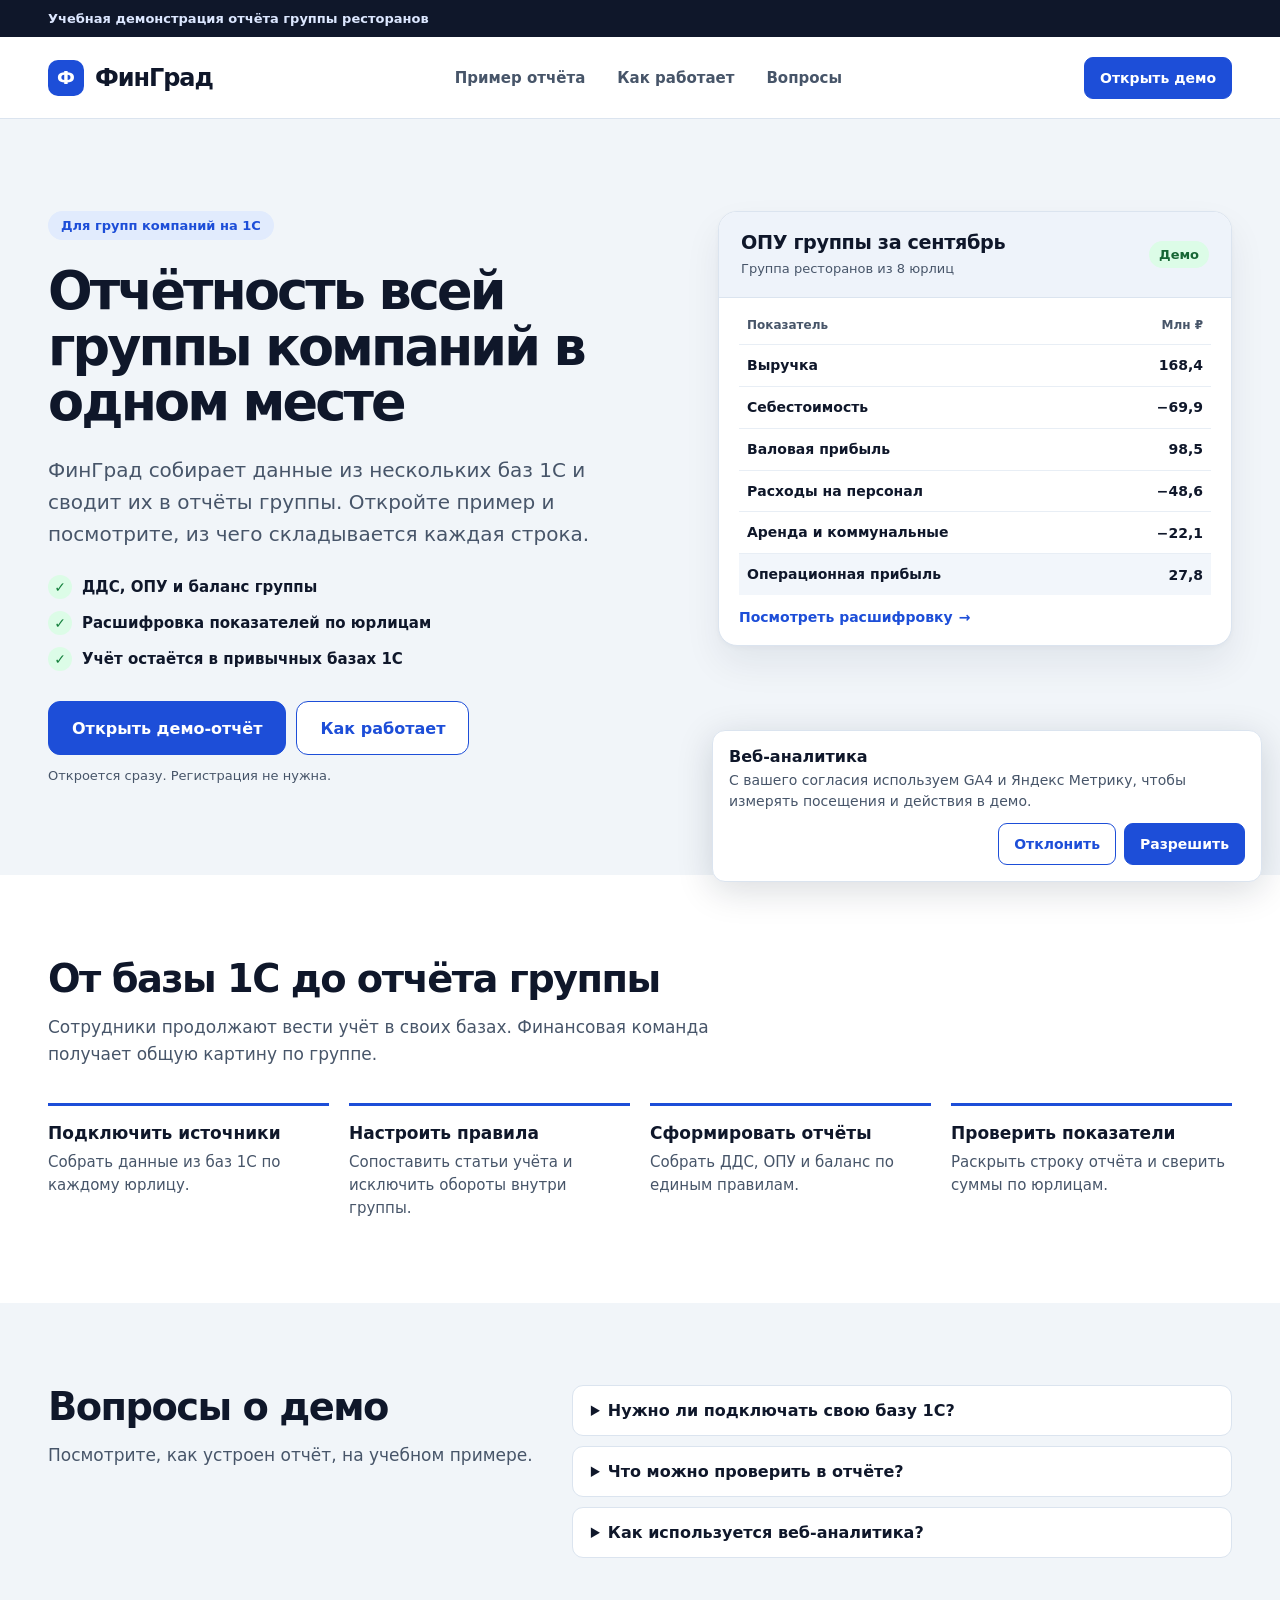
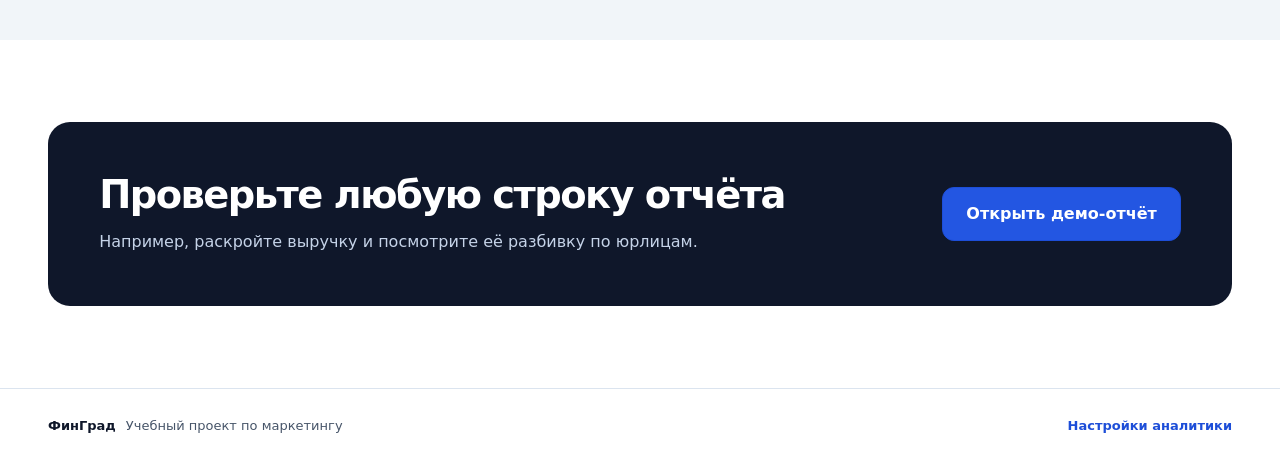
<file: index.html>
<!doctype html>
<html lang="ru">
<head>
  <meta charset="utf-8">
  <meta name="viewport" content="width=device-width, initial-scale=1">
  <meta name="description" content="Учебная демонстрация ФинГрада: консолидированная отчётность группы компаний поверх баз 1С.">
  <meta name="robots" content="noindex, nofollow">
  <meta name="theme-color" content="#f1f5f9">
  <title>ФинГрад — консолидированная отчётность группы компаний</title>
  <link rel="stylesheet" href="./styles.css">
  <script defer src="./analytics-config.js"></script>
  <script defer src="./analytics.js"></script>
  <script defer src="./demo.js"></script>
</head>
<body>
  <a class="skip-link" href="#main">К содержанию</a>
  <header class="site-header">
    <div class="notice"><div class="wrap">Учебная демонстрация отчёта группы ресторанов</div></div>
    <div class="wrap navbar">
      <a class="brand" href="#main" aria-label="ФинГрад, на главную"><span class="brand-mark" aria-hidden="true">Ф</span>ФинГрад</a>
      <nav aria-label="Навигация">
        <a href="#report">Пример отчёта</a>
        <a href="#workflow">Как работает</a>
        <a href="#questions">Вопросы</a>
      </nav>
      <button class="button button-small" type="button" data-demo-open>Открыть демо</button>
    </div>
  </header>
  <main id="main">
    <section class="hero" aria-labelledby="hero-title">
      <div class="wrap hero-grid">
        <div class="hero-copy">
          <p class="eyebrow">Для групп компаний на 1С</p>
          <h1 id="hero-title">Отчётность всей группы компаний в одном месте</h1>
          <p class="hero-lead">ФинГрад собирает данные из нескольких баз 1С и сводит их в отчёты группы. Откройте пример и посмотрите, из чего складывается каждая строка.</p>
          <ul class="check-list">
            <li>ДДС, ОПУ и баланс группы</li>
            <li>Расшифровка показателей по юрлицам</li>
            <li>Учёт остаётся в привычных базах 1С</li>
          </ul>
          <div class="hero-actions">
            <button class="button" type="button" data-demo-open>Открыть демо-отчёт</button>
            <a class="button button-outline" href="#workflow">Как работает</a>
          </div>
          <p class="muted hero-note">Откроется сразу. Регистрация не нужна.</p>
        </div>
        <article class="report-card" id="report" aria-labelledby="report-title">
          <div class="report-heading">
            <div>
              <h2 id="report-title">ОПУ группы за сентябрь</h2>
              <span>Группа ресторанов из 8 юрлиц</span>
            </div>
            <span class="status">Демо</span>
          </div>
          <div class="report-body">
            <table class="report-table">
              <caption class="visually-hidden">Пример отчёта о прибылях и убытках, млн рублей</caption>
              <thead><tr><th scope="col">Показатель</th><th scope="col">Млн ₽</th></tr></thead>
              <tbody>
                <tr><th scope="row">Выручка</th><td>168,4</td></tr>
                <tr><th scope="row">Себестоимость</th><td>−69,9</td></tr>
                <tr><th scope="row">Валовая прибыль</th><td>98,5</td></tr>
                <tr><th scope="row">Расходы на персонал</th><td>−48,6</td></tr>
                <tr><th scope="row">Аренда и коммунальные</th><td>−22,1</td></tr>
                <tr class="total"><th scope="row">Операционная прибыль</th><td>27,8</td></tr>
              </tbody>
            </table>
            <button class="text-button report-link" type="button" data-demo-open>Посмотреть расшифровку <span aria-hidden="true">→</span></button>
          </div>
        </article>
      </div>
    </section>
    <section class="section" id="workflow" aria-labelledby="workflow-title">
      <div class="wrap">
        <h2 id="workflow-title">От базы 1С до отчёта группы</h2>
        <p class="section-intro">Сотрудники продолжают вести учёт в своих базах. Финансовая команда получает общую картину по группе.</p>
        <ol class="steps">
          <li><h3>Подключить источники</h3><p>Собрать данные из баз 1С по каждому юрлицу.</p></li>
          <li><h3>Настроить правила</h3><p>Сопоставить статьи учёта и исключить обороты внутри группы.</p></li>
          <li><h3>Сформировать отчёты</h3><p>Собрать ДДС, ОПУ и баланс по единым правилам.</p></li>
          <li><h3>Проверить показатели</h3><p>Раскрыть строку отчёта и сверить суммы по юрлицам.</p></li>
        </ol>
      </div>
    </section>
    <section class="section section-muted" id="questions" aria-labelledby="questions-title">
      <div class="wrap faq-layout">
        <div>
          <h2 id="questions-title">Вопросы о демо</h2>
          <p class="section-intro">Посмотрите, как устроен отчёт, на учебном примере.</p>
        </div>
        <div class="faq">
          <details><summary>Нужно ли подключать свою базу 1С?</summary><p>Демо открывается с готовым набором учебных данных. Ничего загружать или подключать не требуется.</p></details>
          <details><summary>Что можно проверить в отчёте?</summary><p>Раскройте одну или несколько строк и сравните итоговую сумму с разбивкой по юрлицам и статьям.</p></details>
          <details><summary>Как используется веб-аналитика?</summary><p>С вашего согласия GA4 и Яндекс Метрика учитывают просмотры страницы и действия в демо. Настройки можно изменить через ссылку внизу страницы.</p></details>
        </div>
      </div>
    </section>
    <section class="section" aria-labelledby="try-title">
      <div class="wrap">
        <div class="final-callout">
          <div><h2 id="try-title">Проверьте любую строку отчёта</h2><p>Например, раскройте выручку и посмотрите её разбивку по юрлицам.</p></div>
          <button class="button" type="button" data-demo-open>Открыть демо-отчёт</button>
        </div>
      </div>
    </section>
  </main>
  <section class="wrap qa-section" aria-labelledby="qa-title" data-qa-panel hidden>
    <details open>
      <summary id="qa-title">Тестовый визит (finlab3_qa)</summary>
      <p data-qa-status aria-live="polite"></p>
      <p>Разрешите аналитику, затем откройте демо и раскройте строку. События ниже относятся к этой странице.</p>
      <ol data-qa-output aria-live="polite"></ol>
    </details>
  </section>
  <footer class="site-footer">
    <div class="wrap footer-inner">
      <p class="footer-credit"><strong>ФинГрад</strong> <span>Учебный проект по маркетингу</span></p>
      <button class="text-button" type="button" data-consent-settings hidden>Настройки аналитики</button>
    </div>
  </footer>

  <dialog class="demo-dialog" id="demo-dialog" aria-labelledby="demo-title">
    <div class="dialog-top">
      <div>
        <p class="eyebrow">Учебные данные в млн ₽</p>
        <h2 id="demo-title">Отчёт о прибылях и убытках</h2>
      </div>
      <form method="dialog">
        <button class="close-button" type="submit" aria-label="Закрыть демо" autofocus>×</button>
      </form>
    </div>
    <p class="dialog-intro">Данные за сентябрь по 8 юрлицам. Выберите показатель, чтобы увидеть детализацию.</p>
    <div class="demo-report" data-demo-rows></div>
  </dialog>

  <section class="consent-banner" aria-label="Настройки веб-аналитики" data-consent-banner hidden>
    <div><strong>Веб-аналитика</strong><p>С вашего согласия используем GA4 и Яндекс Метрику, чтобы измерять посещения и действия в демо.</p></div>
    <div class="consent-actions">
      <button class="button button-outline button-small" type="button" data-consent-decline>Отклонить</button>
      <button class="button button-small" type="button" data-consent-accept>Разрешить</button>
    </div>
  </section>
</body>
</html>
</file>
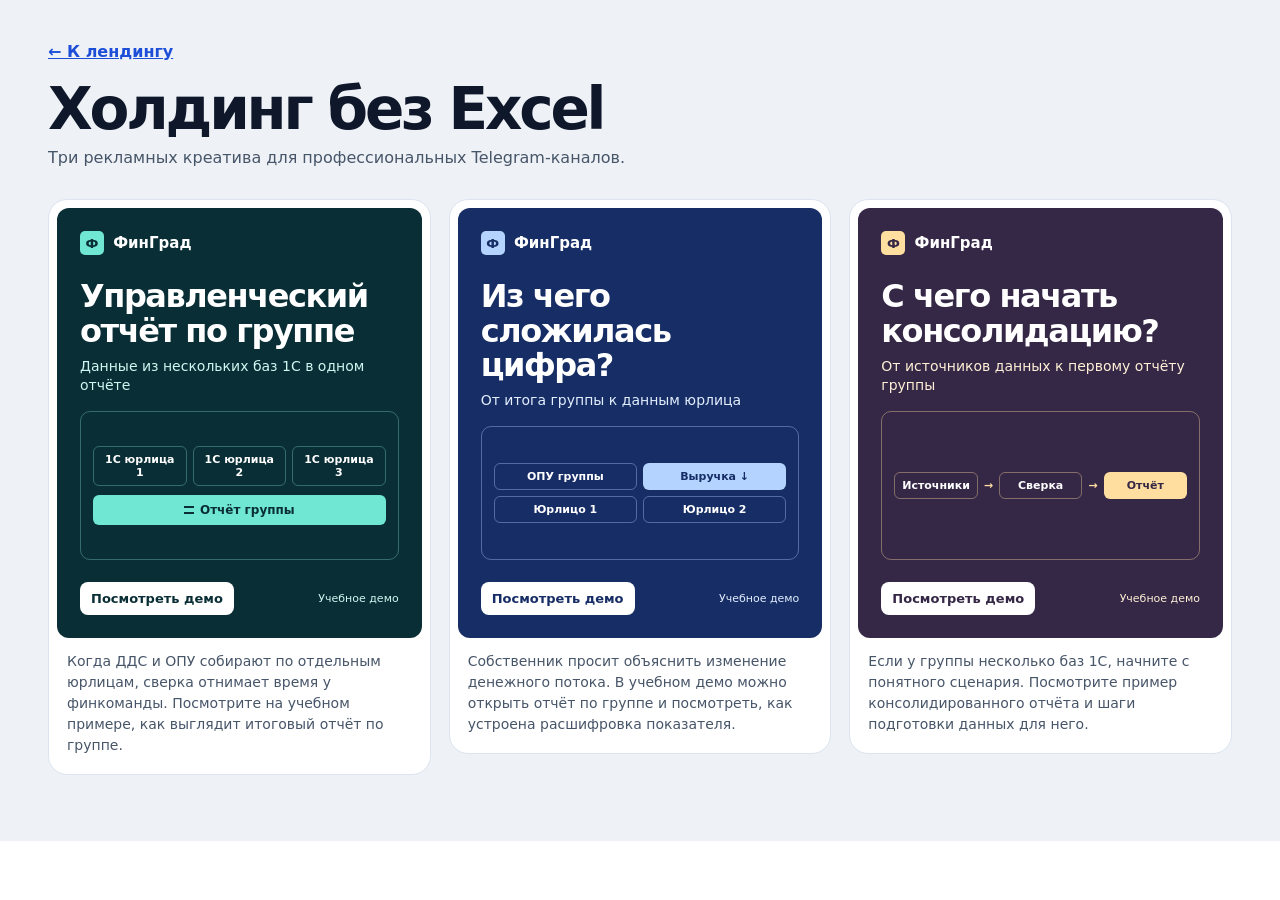
<file: creatives.html>
<!doctype html>
<html lang="ru">
<head>
  <meta charset="utf-8">
  <meta name="viewport" content="width=device-width, initial-scale=1">
  <meta name="robots" content="noindex, nofollow">
  <title>ФинГрад — креативы для Telegram</title>
  <link rel="stylesheet" href="./styles.css">
  <link rel="stylesheet" href="./creatives.css">
</head>
<body class="creative-page">
  <main class="wrap">
    <header class="creative-header">
      <a class="text-button" href="./">← К лендингу</a>
      <h1>Холдинг без Excel</h1>
      <p>Три рекламных креатива для профессиональных Telegram-каналов.</p>
    </header>
    <div class="creative-grid">
    <article class="creative" id="close">
      <div class="poster poster-close">
        <div class="poster-brand"><span aria-hidden="true">Ф</span> ФинГрад</div>
        <h2>Управленческий отчёт по группе</h2>
        <p>Данные из нескольких баз 1С в одном отчёте</p>
        <div class="graphic" aria-hidden="true"><div class="composition sources"><span>1С юрлица 1</span><span>1С юрлица 2</span><span>1С юрлица 3</span></div><div class="destination"><i></i>Отчёт группы</div></div>
        <div class="poster-foot"><a class="poster-cta" href="./?utm_source=telegram&amp;utm_medium=paid_social&amp;utm_campaign=fingrad_l3_plan&amp;utm_content=close_report">Посмотреть демо</a><span>Учебное демо</span></div>
      </div>
      <p class="caption">Когда ДДС и ОПУ собирают по отдельным юрлицам, сверка отнимает время у финкоманды. Посмотрите на учебном примере, как выглядит итоговый отчёт по группе.</p>
    </article>
    <article class="creative" id="detail">
      <div class="poster poster-detail">
        <div class="poster-brand"><span aria-hidden="true">Ф</span> ФинГрад</div>
        <h2>Из чего сложилась цифра?</h2>
        <p>От итога группы к данным юрлица</p>
        <div class="graphic" aria-hidden="true"><div class="composition detail"><span>ОПУ группы</span><span class="active">Выручка ↓</span><span>Юрлицо 1</span><span>Юрлицо 2</span></div></div>
        <div class="poster-foot"><a class="poster-cta" href="./?utm_source=telegram&amp;utm_medium=paid_social&amp;utm_campaign=fingrad_l3_plan&amp;utm_content=explain_number">Посмотреть демо</a><span>Учебное демо</span></div>
      </div>
      <p class="caption">Собственник просит объяснить изменение денежного потока. В учебном демо можно открыть отчёт по группе и посмотреть, как устроена расшифровка показателя.</p>
    </article>
    <article class="creative" id="plan">
      <div class="poster poster-plan">
        <div class="poster-brand"><span aria-hidden="true">Ф</span> ФинГрад</div>
        <h2>С чего начать консолидацию?</h2>
        <p>От источников данных к первому отчёту группы</p>
        <div class="graphic" aria-hidden="true"><div class="composition roadmap"><span>Источники</span><b>→</b><span>Сверка</span><b>→</b><span class="active">Отчёт</span></div></div>
        <div class="poster-foot"><a class="poster-cta" href="./?utm_source=telegram&amp;utm_medium=paid_social&amp;utm_campaign=fingrad_l3_plan&amp;utm_content=start_consolidation">Посмотреть демо</a><span>Учебное демо</span></div>
      </div>
      <p class="caption">Если у группы несколько баз 1С, начните с понятного сценария. Посмотрите пример консолидированного отчёта и шаги подготовки данных для него.</p>
    </article>
    </div>
  </main>
</body>
</html>
</file>
<file: styles.css>
:root {
  color-scheme: light;
  --ink: #0f172a;
  --text: #475569;
  --blue: #1d4ed8;
  --blue-dark: #153ba9;
  --surface: #f1f5f9;
  --border: #dbe4ef;
  --green: #15803d;
  font-family: Inter, system-ui, -apple-system, "Segoe UI", sans-serif;
  color: var(--ink);
  background: #fff;
}

*, *::before, *::after { box-sizing: border-box; }
[hidden] { display: none !important; }
body { margin: 0; }
a { color: inherit; }
button { font: inherit; }
a:focus-visible, button:focus-visible, summary:focus-visible { outline: 3px solid #63a0ff; outline-offset: 4px; }
[id] { scroll-margin-top: 24px; }
.wrap { width: min(1200px, calc(100% - 96px)); margin-inline: auto; }
.visually-hidden, .skip-link:not(:focus) { position: absolute; width: 1px; height: 1px; overflow: hidden; clip-path: inset(50%); white-space: nowrap; }
.skip-link:focus { position: fixed; top: 12px; left: 12px; z-index: 20; background: #fff; padding: 12px 16px; }

.notice { background: var(--ink); color: #dce7ff; font-size: 13px; font-weight: 650; padding: 11px 0; }
.site-header { border-bottom: 1px solid var(--border); }
.navbar { min-height: 81px; display: flex; align-items: center; justify-content: space-between; gap: 24px; }
.brand { display: inline-flex; align-items: center; gap: 11px; font-size: 24px; font-weight: 830; letter-spacing: -.045em; line-height: 1; text-decoration: none; }
.brand-mark { display: grid; place-items: center; width: 36px; aspect-ratio: 1; border-radius: 10px; background: var(--blue); color: #fff; font-size: 18px; letter-spacing: 0; }
nav { display: flex; align-items: center; gap: 32px; }
nav a { color: var(--text); text-decoration: none; font-size: 15px; font-weight: 550; }
nav a:hover, .text-button:hover { text-decoration: underline; text-underline-offset: 4px; }
.button { display: inline-flex; justify-content: center; align-items: center; min-height: 54px; border: 1px solid var(--blue); border-radius: 12px; padding: 12px 23px; background: var(--blue); color: #fff; text-decoration: none; font-weight: 720; cursor: pointer; text-align: center; }
.button:hover { background: var(--blue-dark); border-color: var(--blue-dark); }
.button-small { min-height: 42px; padding: 8px 15px; border-radius: 9px; font-size: 14px; }
.button-outline { color: var(--blue); background: #fff; }
.button-outline:hover { color: var(--blue-dark); background: #eaf1ff; }

.hero { background: var(--surface); padding-block: clamp(55px, 7.2vw, 100px); }
.hero-grid { display: grid; grid-template-columns: minmax(0, 1.12fr) minmax(0, .95fr); gap: clamp(32px, 5vw, 72px); align-items: start; }
.eyebrow { display: inline-block; margin: 0 0 23px; border-radius: 999px; padding: 7px 13px; color: var(--blue); background: #e1ebfd; font-size: 13px; font-weight: 750; }
h1, h2, h3, p { margin-top: 0; }
h1 { max-width: 660px; font-size: clamp(37px, 4.1vw, 62px); line-height: 1.06; font-weight: 850; letter-spacing: -.055em; margin-bottom: 24px; }
h2 { font-size: clamp(27px, 3vw, 42px); line-height: 1.12; letter-spacing: -.04em; margin-bottom: 14px; }
.hero-lead { max-width: 615px; color: var(--text); font-size: clamp(16px, 1.6vw, 20px); line-height: 1.6; margin-bottom: 25px; }
.check-list { display: grid; gap: 12px; margin: 0 0 30px; padding: 0; list-style: none; font-size: 15px; font-weight: 680; }
.check-list li { display: flex; align-items: center; gap: 10px; }
.check-list li::before { content: "✓"; display: grid; flex: 0 0 24px; height: 24px; place-items: center; border-radius: 50%; color: var(--green); background: #dcfce7; font-size: 14px; font-weight: 850; }
.hero-actions { display: flex; flex-wrap: wrap; gap: 10px; }
.muted { color: var(--text); }
.hero-note { margin: 13px 0 0; font-size: 13px; }

.report-card { overflow: hidden; border: 1px solid var(--border); border-radius: 19px; background: #fff; box-shadow: 0 18px 37px #13213c12, 0 2px 5px #13213c08; }
.report-heading { display: flex; align-items: center; justify-content: space-between; gap: 12px; padding: 20px 22px; border-bottom: 1px solid var(--border); background: #eef3fa; }
.report-heading h2 { margin: 0 0 4px; font-size: clamp(16px, 1.5vw, 20px); letter-spacing: -.018em; }
.report-heading span { font-size: 13px; color: var(--text); }
.report-heading .status { flex: none; border-radius: 999px; padding: 6px 10px; background: #dcfce7; color: #166534; font-weight: 750; }
.report-body { padding: 0 20px 6px; }
.report-table { width: 100%; border-collapse: collapse; margin-top: 8px; font-size: 14px; }
.report-table th { font-weight: 550; text-align: left; line-height: 1.35; }
.report-table thead th { color: var(--text); font-size: 12px; font-weight: 700; }
.report-table th, .report-table td { padding: 11px 8px; border-bottom: 1px solid #e8eef5; }
.report-table th:last-child, .report-table td { text-align: right; }
.report-table td { font-weight: 740; white-space: nowrap; font-variant-numeric: tabular-nums; }
.report-table .total > * { font-weight: 800; border-bottom: 0; background: #f2f6fb; }
.text-button { display: inline-flex; align-items: center; gap: 6px; color: var(--blue); background: none; border: 0; padding: 0; font-weight: 700; cursor: pointer; }
.report-link { padding-block: 14px; font-size: 14px; }

.section { padding-block: clamp(46px, 6.5vw, 82px); }
.section-intro { color: var(--text); max-width: 680px; font-size: 17px; line-height: 1.55; }
.steps { display: grid; grid-template-columns: repeat(4, minmax(0, 1fr)); list-style: none; padding: 0; margin: 36px 0 0; gap: 20px; }
.steps li { border-top: 3px solid var(--blue); padding: 17px 4px 0 0; }
.steps h3 { margin-bottom: 8px; font-size: 17px; }
.steps p { color: var(--text); margin-bottom: 0; line-height: 1.55; font-size: 15px; }
.section-muted { background: var(--surface); }
.faq-layout { display: grid; grid-template-columns: .85fr 1.15fr; gap: 36px; align-items: start; }
.faq { display: grid; gap: 10px; }
.faq details { background: #fff; padding: 15px 18px; border: 1px solid var(--border); border-radius: 11px; }
.faq summary { cursor: pointer; font-weight: 700; }
.faq details p { color: var(--text); margin: 10px 0 1px; line-height: 1.5; }
.final-callout { border-radius: 22px; background: var(--ink); color: #fff; display: flex; align-items: center; justify-content: space-between; gap: 26px; padding: clamp(24px, 4vw, 52px); }
.final-callout p { color: #c5d3e8; margin-bottom: 0; line-height: 1.55; }
.final-callout .button { flex: none; background: #2356e2; }
.final-callout .button:hover { background: var(--blue-dark); }
.site-footer { border-top: 1px solid var(--border); }
.footer-inner { display: flex; justify-content: space-between; gap: 15px; align-items: center; min-height: 74px; padding-block: 15px; font-size: 13px; }
.footer-credit { display: flex; flex-wrap: wrap; align-items: baseline; gap: 2px 10px; margin: 0; }
.footer-inner span { color: var(--text); }

.demo-dialog { width: min(680px, calc(100% - 28px)); max-height: calc(100% - 32px); overflow: auto; overscroll-behavior: contain; padding: clamp(16px, 4vw, 30px); border: 1px solid var(--border); border-radius: 20px; box-shadow: 0 24px 74px #0f172a4a; color: var(--ink); }
.demo-dialog::backdrop { background: #0f172ab8; }
body:has(.demo-dialog[open]) { overflow: hidden; }
.dialog-top { display: flex; align-items: start; justify-content: space-between; gap: 10px; }
.dialog-top .eyebrow { margin-bottom: 10px; }
.dialog-top h2 { font-size: clamp(22px, 4.5vw, 32px); margin-bottom: 9px; }
.dialog-intro { color: var(--text); font-size: 15px; line-height: 1.45; margin-bottom: 20px; }
.close-button { width: 38px; height: 38px; border-radius: 9px; border: 1px solid var(--border); background: var(--surface); line-height: 1; font-size: 25px; color: var(--ink); cursor: pointer; }
.demo-report { display: grid; gap: 6px; }
.demo-row { border: 1px solid var(--border); border-radius: 9px; overflow: clip; }
.demo-row summary { display: grid; grid-template-columns: minmax(0, 1fr) max-content 16px; gap: 11px; align-items: center; list-style: none; padding: 12px 13px; line-height: 1.35; cursor: pointer; }
.demo-row summary::-webkit-details-marker { display: none; }
.demo-row summary::after { content: "+"; color: var(--blue); font-size: 18px; text-align: center; font-weight: 700; }
.demo-row[open] summary, .demo-row summary:hover { background: #eff5ff; }
.demo-row[open] summary::after { content: "−"; }
.demo-row summary:focus-visible { outline-offset: -3px; }
.amount { font-variant-numeric: tabular-nums; white-space: nowrap; }
.detail-list { padding: 6px 13px; margin: 0; }
.detail-list > div { display: flex; align-items: baseline; justify-content: space-between; gap: 10px; padding: 7px 0; font-size: 14px; }
.detail-list > div + div { border-top: 1px solid #edf1f6; }
.detail-list dd { margin: 0; }

.consent-banner { position: fixed; z-index: 10; right: 18px; bottom: 18px; left: auto; width: min(550px, calc(100% - 36px)); display: grid; gap: 12px; background: #fff; padding: 16px; border: 1px solid var(--border); border-radius: 13px; box-shadow: 0 8px 36px #0f172a28; }
.consent-banner p { color: var(--text); margin: 4px 0 0; font-size: 14px; line-height: 1.45; }
.consent-actions { display: flex; justify-content: flex-end; gap: 8px; }

@media (max-width: 950px) {
  .wrap { width: min(1200px, calc(100% - 48px)); }
  nav { gap: 16px; }
  .hero-grid { gap: 26px; }
  .report-heading { padding-inline: 16px; }
  .report-body { padding-inline: 12px; }
}
@media (max-width: 735px) {
  nav { display: none; }
  .hero-grid, .faq-layout { grid-template-columns: 1fr; }
  .hero-grid { gap: 34px; }
  .report-card { max-width: 550px; }
  .steps { grid-template-columns: repeat(2, minmax(0, 1fr)); }
  .final-callout { align-items: flex-start; flex-direction: column; }
}
@media (max-width: 380px) {
  .wrap { width: calc(100% - 32px); }
  .button { padding-inline: 14px; }
  .report-table { font-size: 13px; }
  .steps { gap: 18px 14px; }
}

.qa-section { padding-bottom: 26px; }
.qa-section details { background: #eff5ff; border: 1px solid var(--border); border-radius: 12px; padding: 16px; }
.qa-section summary { cursor: pointer; font-weight: 750; }
.qa-section p { color: var(--text); font-size: 14px; margin: 7px 0; }
.qa-section ol { margin-bottom: 0; font-family: ui-monospace, monospace; font-size: 14px; }
</file>
<file: creatives.css>
.creative-page { background: #eef2f6; }
.creative-page main { padding-block: 42px 66px; }
.creative-header { margin-bottom: 32px; }
.creative-header h1 { margin: 18px 0 8px; font-size: clamp(34px, 5vw, 58px); }
.creative-header p { color: #475569; font-size: 16px; }
.creative-grid { display: grid; grid-template-columns: repeat(3, minmax(0, 1fr)); align-items: start; gap: 18px; }
.creative { min-width: 0; border: 1px solid #dbe4ef; border-radius: 19px; background: #fff; padding: 8px; }
.poster { --accent: #70e7d3; --paper: #092e35; --line: #95eddf52; --pale: #cef8f1; display: flex; flex-direction: column; min-height: 430px; padding: 23px; border-radius: 12px; background: var(--paper); color: #fff; }
.poster-detail { --accent: #b4d4ff; --paper: #172d66; --line: #b4d4ff60; --pale: #e3efff; }
.poster-plan { --accent: #ffde9f; --paper: #352746; --line: #ffde9f63; --pale: #fff0d6; }
.poster-brand { font-size: 15px; font-weight: 770; }
.poster-brand span { display: inline-grid; place-items: center; margin-right: 4px; width: 24px; height: 24px; border-radius: 5px; background: var(--accent); color: var(--paper); font-size: 13px; }
.poster h2 { font-size: clamp(25px, 2.5vw, 36px); line-height: 1.07; margin: 24px 0 9px; letter-spacing: -.045em; }
.poster p { margin-bottom: 16px; color: var(--pale); font-size: 14px; line-height: 1.35; }
.graphic { display: grid; align-content: center; flex: 1; gap: 9px; min-height: 122px; margin-bottom: 22px; padding: 12px; border-radius: 10px; border: 1px solid var(--line); }
.composition { display: flex; align-items: center; gap: 6px; font-size: 11px; font-weight: 700; }
.composition span { border: 1px solid var(--line); border-radius: 6px; padding: 6px; text-align: center; flex: 1; }
.composition b { color: var(--accent); }
.composition .active, .destination { background: var(--accent); color: var(--paper); }
.destination { display: flex; justify-content: center; align-items: center; gap: 6px; font-size: 12px; font-weight: 800; border-radius: 6px; padding: 8px; }
.destination i { width: 10px; height: 8px; border-top: 2px solid; border-bottom: 2px solid; }
.composition.detail { display: grid; grid-template-columns: 1fr 1fr; }
.poster-foot { display: flex; align-items: center; justify-content: space-between; gap: 10px; font-size: 11px; color: var(--pale); }
.poster-cta { background: #fff; color: var(--paper); border-radius: 8px; padding: 9px 11px; font-weight: 800; text-decoration: none; font-size: 13px; }
.poster-cta:hover { background: var(--accent); }
.caption { margin: 13px 10px 10px; color: #475569; line-height: 1.5; font-size: 14px; }
@media (max-width: 1070px) { .creative-grid { grid-template-columns: repeat(2, minmax(0, 1fr)); } }
@media (max-width: 660px) { .creative-grid { grid-template-columns: 1fr; } .creative-page main { padding-top: 24px; } .poster { min-height: 370px; } }
</file>
